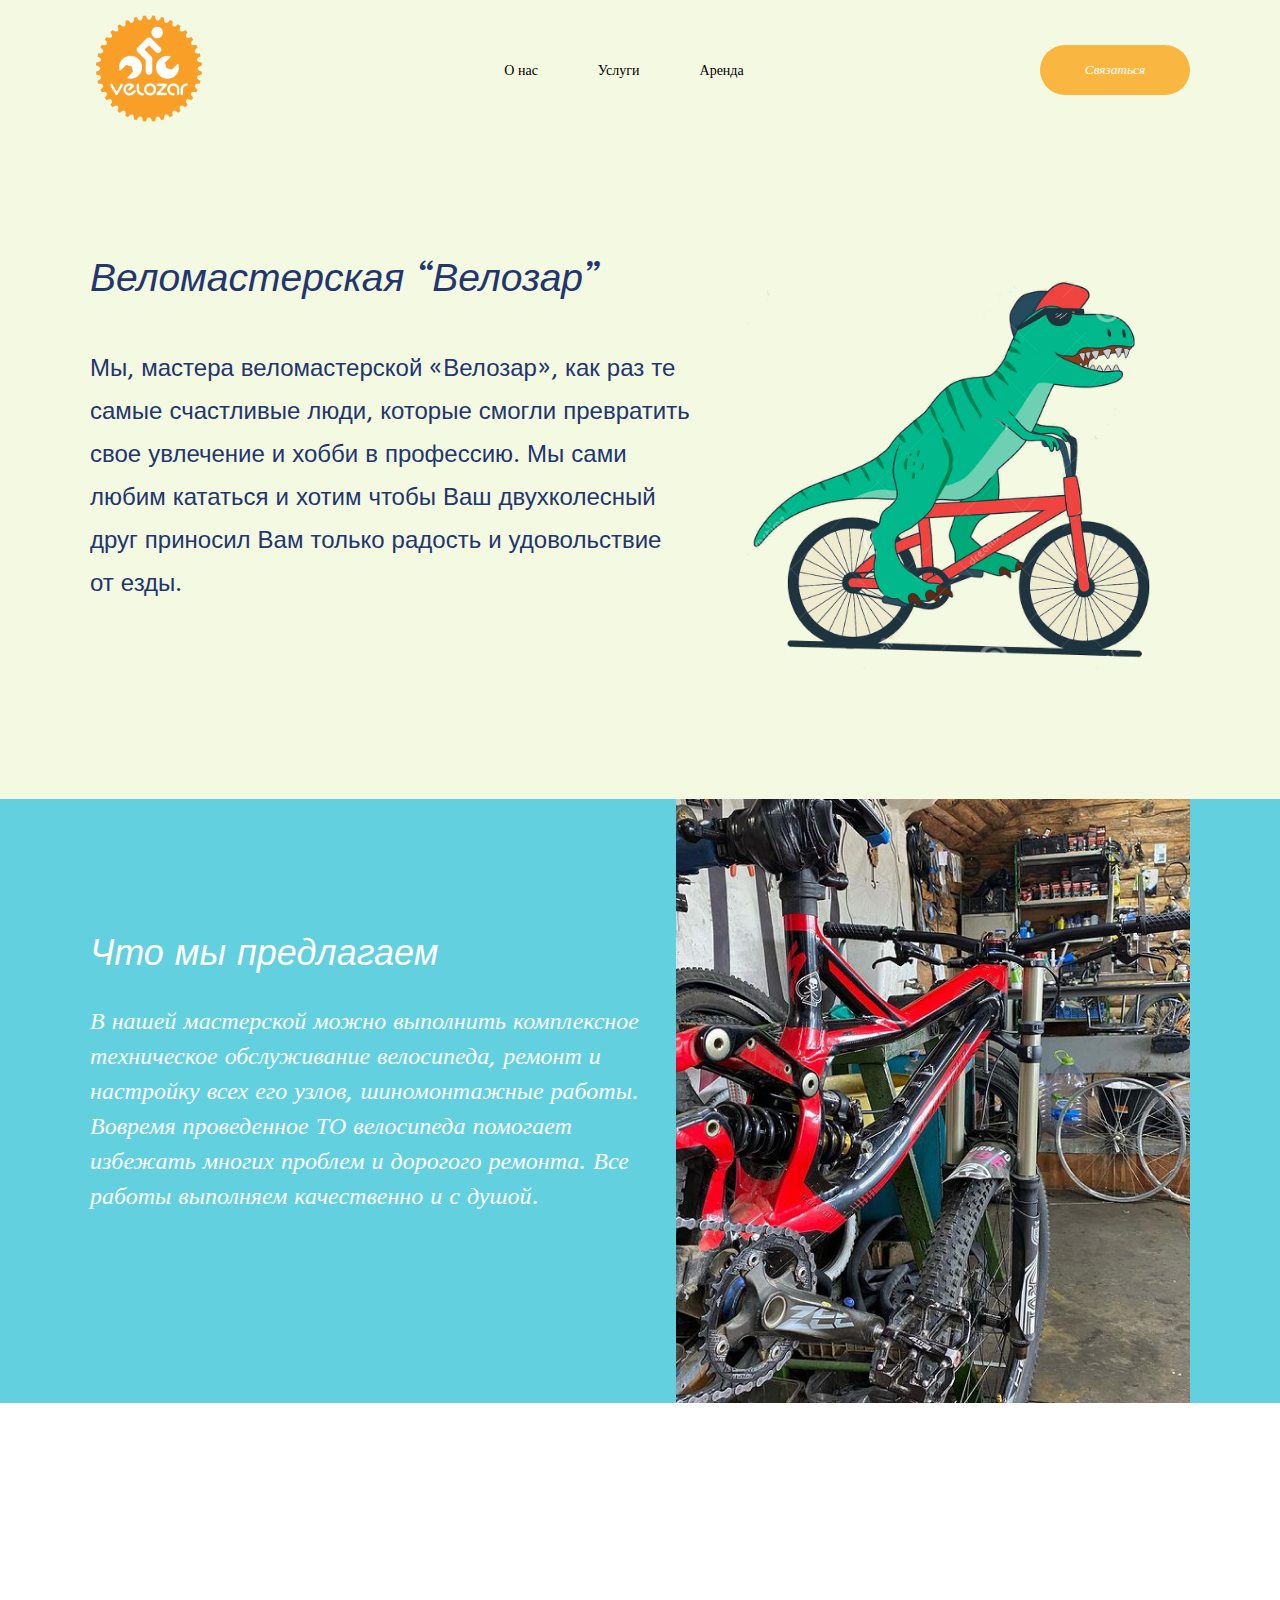
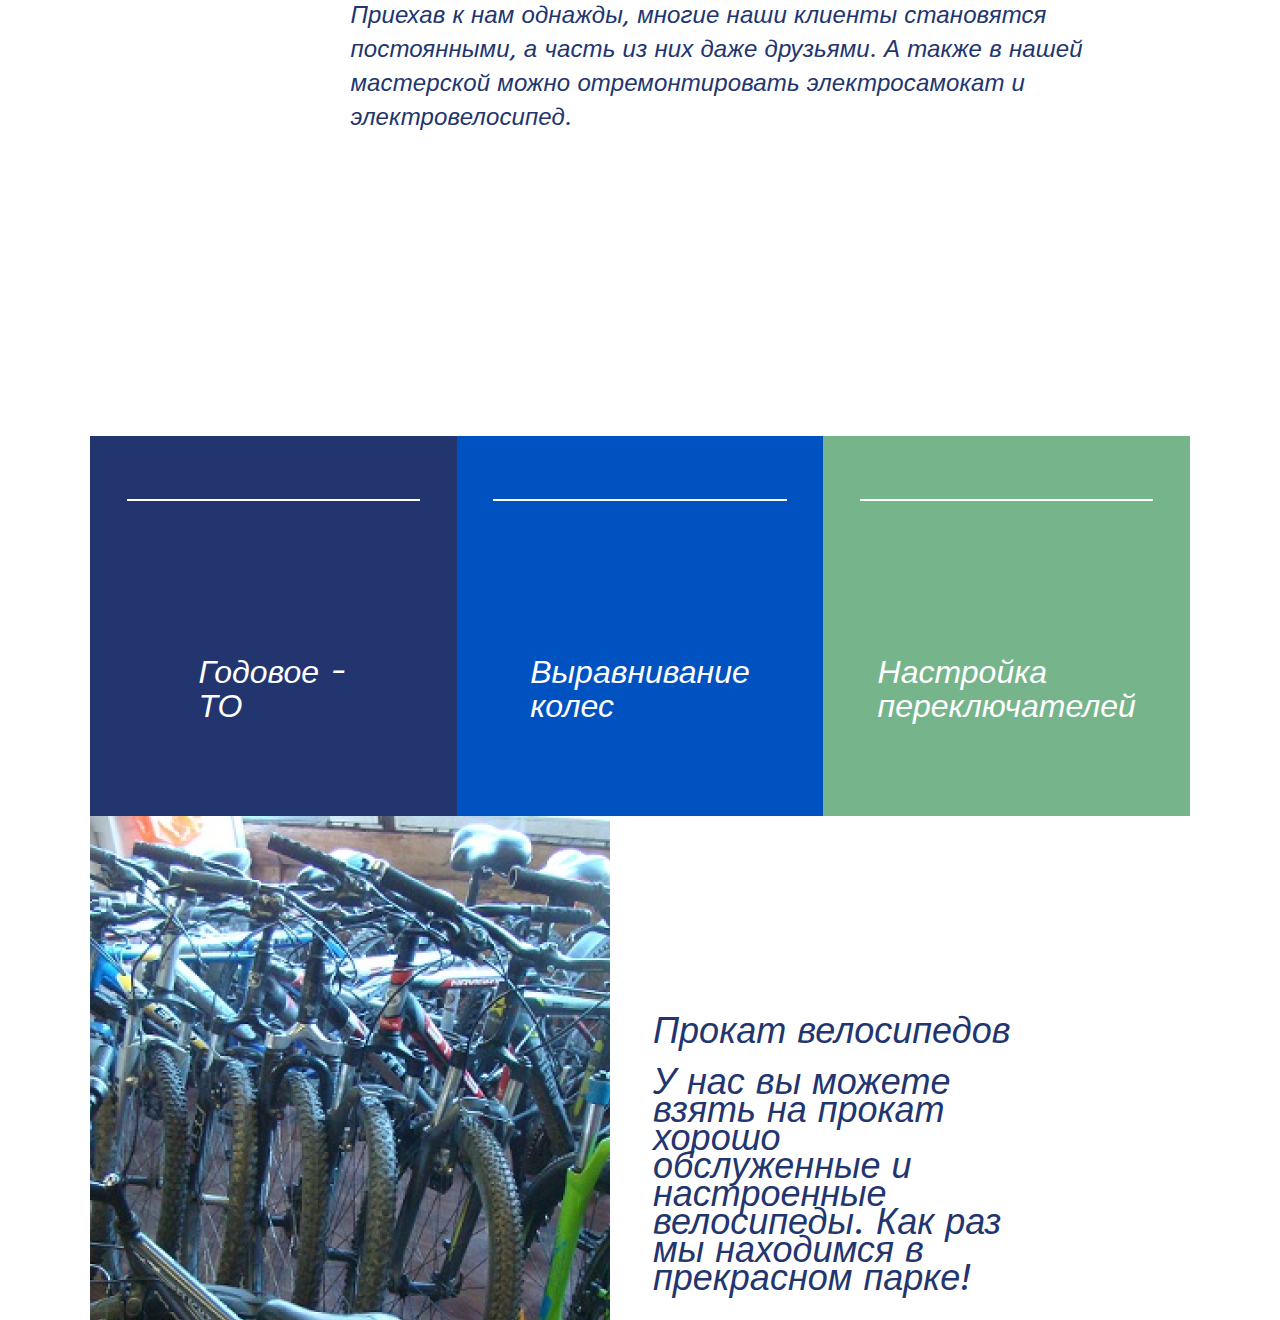
<file: index.html>
<!DOCTYPE html>
<html lang="ru">
  <head>
    <meta charset="UTF-8" />
    <meta http-equiv="X-UA-Compatible" content="IE=edge" />
    <meta name="viewport" content="width=device-width, initial-scale=1.0" />
    <link rel="preconnect" href="https://fonts.googleapis.com" />
    <link rel="preconnect" href="https://fonts.gstatic.com" crossorigin />
    <link
      href="https://fonts.googleapis.com/css2?family=ABeeZee:ital@1&display=swap"
      rel="stylesheet"
    />
    <link rel="stylesheet" href="./css/style.css" />
    <title>Веломастерская-Велозар</title>
  </head>
  <body>
    <section class="main">
      <div class="wrapper">
        <nav class="nav_menu">
          <img src="./media/logo copy 1.png" alt="logo" />
          <ul>
            <li>
              <a href="#"> О нас</a>
            </li>

            <li>
              <a href="#">Услуги</a>
            </li>

            <li>
              <a href="#">Аренда</a>
            </li>
          </ul>

          <button>Связаться</button>
        </nav>
        <div class="velozar_section">
          <div class="velozavr_text">
            <h1>Веломастерская “Велозар”</h1>
            <p>
              Мы, мастера веломастерской «Велозар», как раз те самые счастливые
              люди, которые смогли превратить свое увлечение и хобби в
              профессию. Мы сами любим кататься и хотим чтобы Ваш двухколесный
              друг приносил Вам только радость и удовольствие от езды.
            </p>
          </div>
          <div class="velozavr_img"></div>
        </div>
      </div>
    </section>

    <div class="offers_section">
      <div class="wrapper">
        <div class="wrapper_container">
          <div class="blue_container">
            <h2>Что мы предлагаем</h2>
            <p>
              В нашей мастерской можно выполнить комплексное техническое
              обслуживание велосипеда, ремонт и настройку всех его узлов,
              шиномонтажные работы. Вовремя проведенное ТО велосипеда помогает
              избежать многих проблем и дорогого ремонта. Все работы выполняем
              качественно и с душой.
            </p>
          </div>
          <div class="img_bike"></div>
        </div>
      </div>
    </div>

    <section class="customer_text">
      <div class="wrapper">
        <p>
          Приехав к нам однажды, многие наши клиенты становятся постоянными, а
          часть из них даже друзьями. А также в нашей мастерской можно
          отремонтировать электросамокат и электровелосипед.
        </p>
      </div>
    </section>

    <section class="service">
      <div class="wrapper">
        <div class="wrapper_container">
          <div class="inspection dark_blue">
            <div class="line"></div>

            <div class="text">
              <p>
                Годовое - <br />
                ТО
              </p>
            </div>
          </div>
          <div class="inspection blue">
            <div class="line"></div>
            <div class="text">
              <p>
                Выравнивание <br />
                колес
              </p>
            </div>
          </div>
          <div class="inspection green">
            <div class="line"></div>
            <div class="text">
              <p>
                Настройка <br />
                переключателей
              </p>
            </div>
          </div>
        </div>
      </div>
    </section>

    <div class="rent_section">
      <div class="wrapper">
        <div class="wrapper_cont">
          <div class="white_container">
            <div class="bike_img"></div>
            <div class="text_conteiner">
              <h2>Прокат велосипедов</h2>
              <p>
                У нас вы можете взять на прокат хорошо обслуженные и настроенные
                велосипеды. Как раз мы находимся в прекрасном парке!
              </p>
            </div>
          </div>
        </div>
      </div>
    </div>
  </body>
</html>
</file>
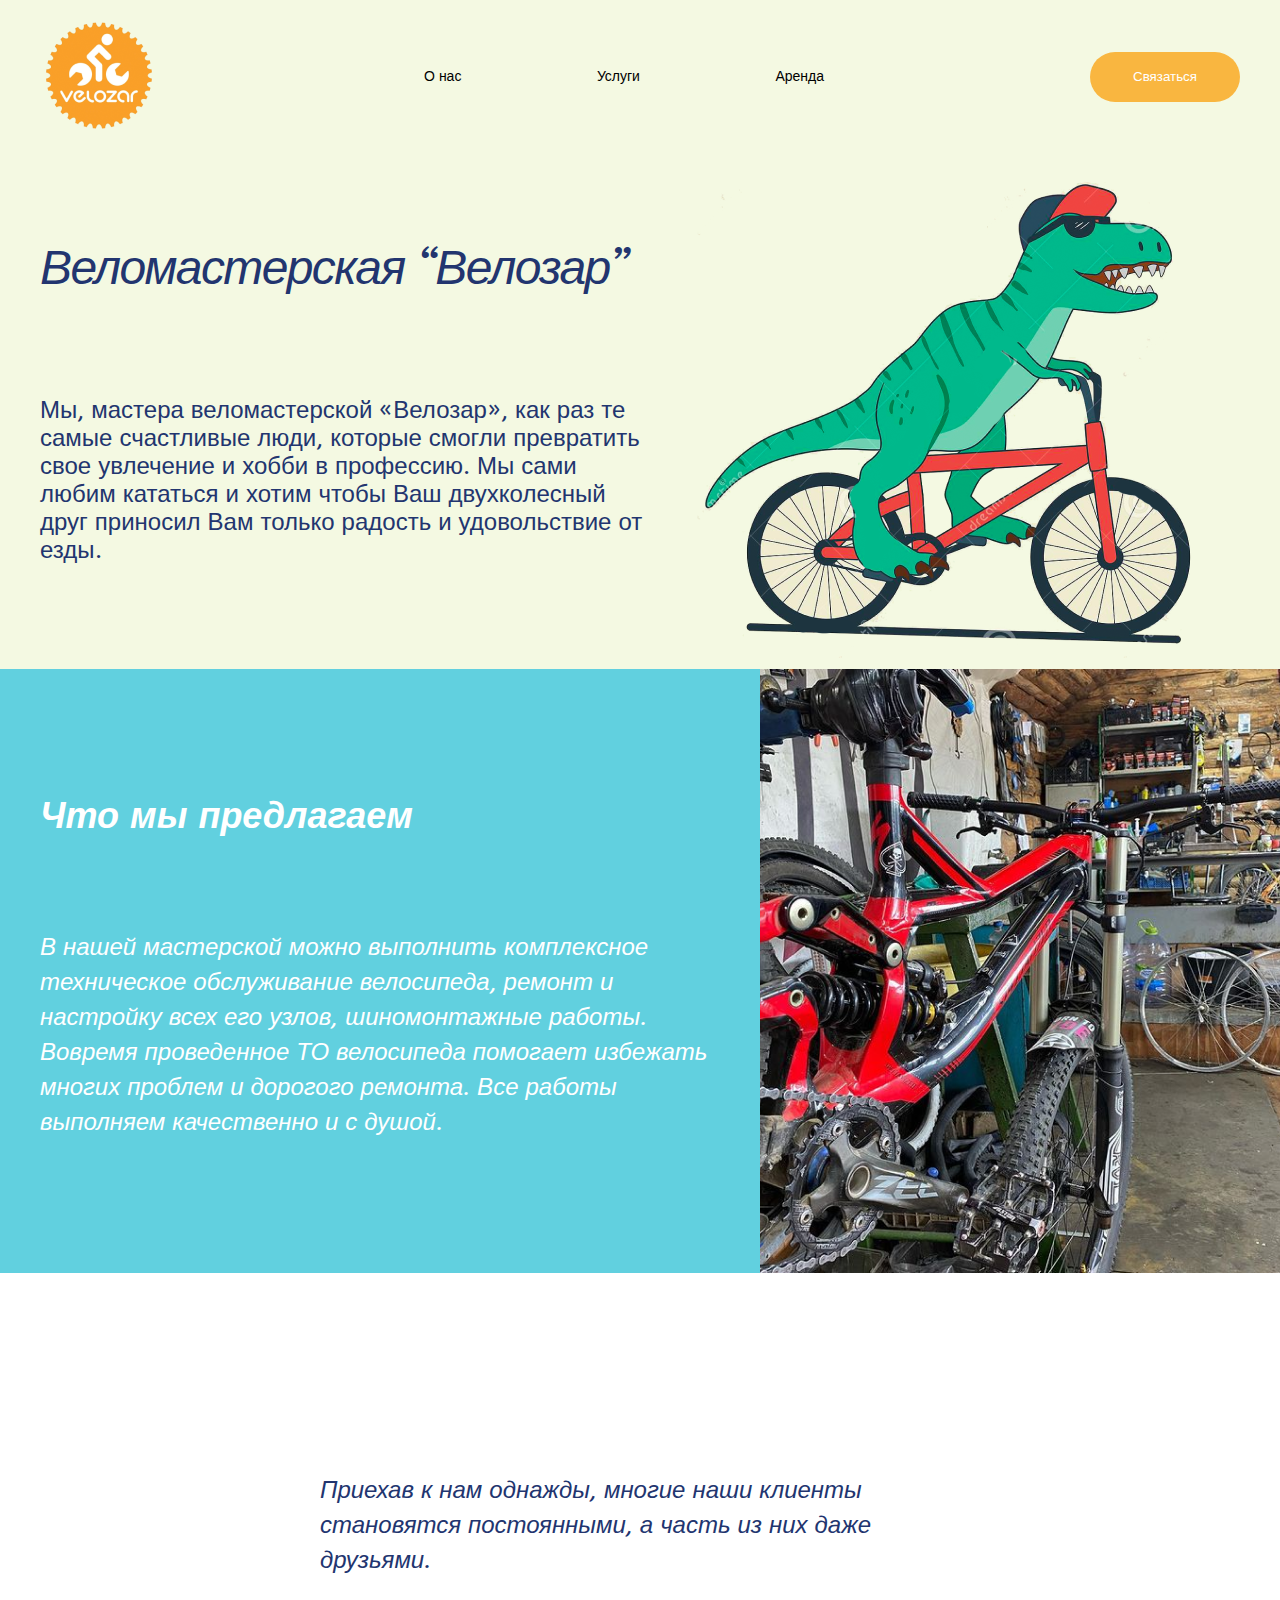
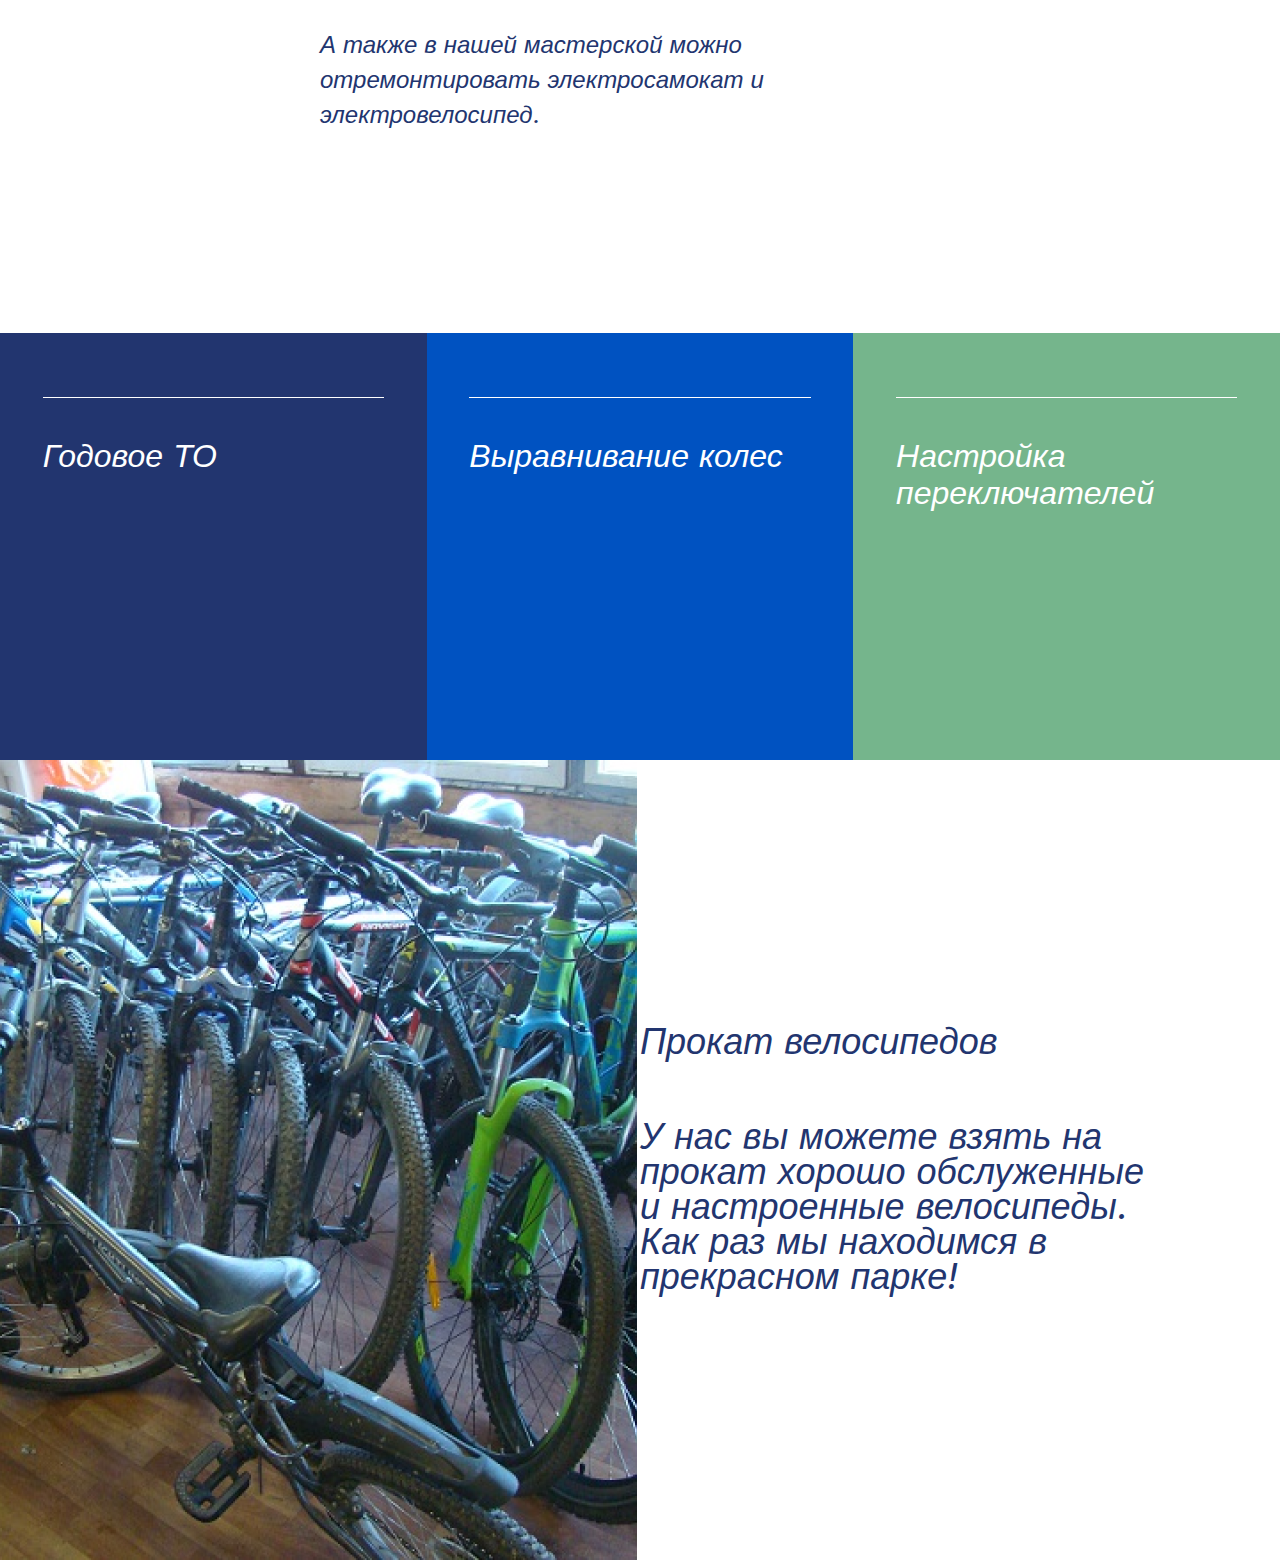
<file: 2/index.html>
<!DOCTYPE html>
<html lang="en">
  <head>
    <meta charset="UTF-8" />
    <meta http-equiv="X-UA-Compatible" content="IE=edge" />
    <meta name="viewport" content="width=device-width, initial-scale=1.0" />
    <link rel="preconnect" href="https://fonts.googleapis.com" />
    <link rel="preconnect" href="https://fonts.gstatic.com" crossorigin />
    <link
      href="https://fonts.googleapis.com/css2?family=ABeeZee:ital@0;1&display=swap"
      rel="stylesheet"
    />
    <link rel="stylesheet" href="./css/style.css" />
    <title>Веломастерская “Велозар”</title>
  </head>

  <body>
    <!-- header start -->
    <header>
      <nav class="wrapper">
        <img src="./media/logo.png" alt="" />
        <ul>
          <li>О нас</li>
          <li>Услуги</li>
          <li>Аренда</li>
        </ul>
        <button>Связаться</button>
      </nav>

      <div class="header_content_wrapper wrapper">
        <div class="header_content">
          <h2>Веломастерская “Велозар”</h2>
          <p>
            Мы, мастера веломастерской «Велозар», как раз те самые счастливые
            люди, которые смогли превратить свое увлечение и хобби в профессию.
            Мы сами любим кататься и хотим чтобы Ваш двухколесный друг приносил
            Вам только радость и удовольствие от езды.
          </p>
        </div>
        <img src="./media/dino.png" alt="" />
      </div>
    </header>
    <!-- header end -->

    <!-- offer start -->
    <section class="offer_bg">
      <div class="offer wrapper">
        <div class="offer_content">
          <h3>Что мы предлагаем</h3>
          <p>
            В нашей мастерской можно выполнить комплексное техническое
            обслуживание велосипеда, ремонт и настройку всех его узлов,
            шиномонтажные работы. Вовремя проведенное ТО велосипеда помогает
            избежать многих проблем и дорогого ремонта. Все работы выполняем
            качественно и с душой.
          </p>
        </div>
        <!-- <img src="./images/im1.png" alt=""> -->
        <div class="offer_image"></div>
      </div>
    </section>
    <!-- offer end -->

    <!-- Third section START -->
    <section class="third_section wrapper">
      <p>
        Приехав к нам однажды, многие наши клиенты становятся постоянными, а
        часть из них даже друзьями.
      </p>
      <p>
        А также в нашей мастерской можно отремонтировать электросамокат и
        электровелосипед.
      </p>
    </section>
    <!-- Third section END -->

    <!-- three square START -->
    <section class="three_square">
      <div class="three_square_first">
        <span></span>
        <p>Годовое ТО</p>
      </div>
      <div class="three_square_second">
        <span></span>
        <p>Выравнивание колес</p>
      </div>
      <div class="three_square_third">
        <span></span>
        <p>Настройка переключателей</p>
      </div>
    </section>
    <!-- three square END -->

    <!-- bike rent START -->
    <section class="bike_rent_bg">
      <div class="bike_rent">
        <div class="bike_rent_image"></div>
        <div class="bike_rent_content">
          <p>Прокат велосипедов</p>
          <p>
            У нас вы можете взять на прокат хорошо обслуженные и настроенные
            велосипеды. Как раз мы находимся в прекрасном парке!
          </p>
        </div>
      </div>
    </section>
    <!-- bike rent END -->
  </body>
</html>
</file>
<file: css/style.css>
* {
  margin: 0;
  padding: 0;
  box-sizing: border-box;
}

.main {
  background: #f4f9e2;
  padding: 10px;
}
.wrapper {
  max-width: 1100px;
  margin: 0 auto;
}
.nav_menu img {
  cursor: pointer;
}

.nav_menu {
  display: flex;
  justify-content: space-between;
  align-items: center;
}

.nav_menu ul {
  display: flex;
  justify-content: space-between;
  align-items: center;
  gap: 60px;
}

.nav_menu ul li a {
  text-decoration: none;
  color: black;
  font-weight: 400;
  font-size: 14px;
}

.nav_menu ul li {
  list-style-type: none;
}

.nav_menu ul li a:hover {
  border-bottom: 1px solid black;
  padding-bottom: 10px;
}

.nav_menu button {
  background: #f9b640;
  color: white;
  width: 150px;
  height: 50px;
  border-radius: 50px;
  border: none;
  cursor: pointer;
  font-family: "ABeeZee";
  font-style: italic;
}
.velozar_section {
  display: flex;
  justify-content: space-between;
  align-items: center;
}

.velozavr_text h1 {
  color: #22356f;
  margin-top: 126px;
  font-weight: 400;
  font-size: 39px;
  font-family: "ABeeZee", sans-serif;
  font-style: italic;
}

.velozavr_text p {
  margin: 46px 0 165px 0;
  width: 602px;
  height: 277px;
  height: 277px;

  font-family: "ABeeZee", sans-serif;
  font-style: normal;
  font-weight: 400;
  font-size: 24px;
  line-height: 43px;

  color: #22356f;
}

.velozavr_img {
  background-image: url("../media/din\ 1.png");
  background-size: cover;
  width: 443px;
  height: 433px;
}

.offers_section {
  background: #62d0df;
}

.wrapper_container {
  display: flex;
  justify-content: space-between;
  align-items: center;
}

.blue_container h2 {
  color: #ffffff;
  margin: 131px 0 30px 0;
  font-family: "ABeeZee", sans-serif;
  font-style: italic;
  font-weight: 400;
  font-size: 36px;
}

.blue_container p {
  color: #ffffff;
  width: 586px;
  height: 270px;
  font-family: "ABeeZee";
  font-style: italic;
  font-weight: 400;
  font-size: 24px;
  line-height: 35px;
  margin-bottom: 128px;
}

.img_bike {
  background-image: url("../media/image\ 1.png");
  width: 520px;
  height: 604px;
}

.customer_text {
  background: #ffffff;
  width: 1440px;
  height: 633px;
  display: flex;
  justify-content: center;
  align-items: center;
}

.customer_text p {
  color: #22356f;
  width: 739px;
  height: 243.46px;
  font-family: "ABeeZee", sans-serif;
  font-style: italic;
  font-weight: 400;
  font-size: 24px;
  line-height: 34px;
  letter-spacing: 0.005em;
}

.service {
  background: #ffffff;
}

.wrapper_container {
  display: flex;
  justify-content: space-between;
}

.service .inspection {
  width: 380px;
  height: 380px;
  display: flex;
  flex-direction: column;
  justify-content: space-around;
  align-items: center;
}

.line {
  border-bottom: 2px solid white;
  width: 80%;
}

.text p {
  color: #ffffff;
  margin: 30px;
  font-family: "ABeeZee", sans-serif;
  font-style: italic;
  font-weight: 400;
  font-size: 32px;
  line-height: 34px;
  display: block;
}

.dark_blue {
  background: #22356f;
}

.blue {
  background: #0052c1;
}

.green {
  background: #76b58b;
}

.rent_section {
  background-color: #ffffff;
}

.white_container {
  display: flex;
  justify-content: flex-start;
  align-items: center;
}

.bike_img {
  background-image: url("../media/linkedin-sales-navigator-402831.png");
  width: 520px;
  height: 504px;
}

.text_conteiner {
  display: flex;
  flex-direction: column;
  margin: 43px;
}

.white_container h2 {
  color: #22356f;
  font-family: "ABeeZee", sans-serif;
  width: 361px;
  height: 51px;
  font-style: italic;
  font-weight: 400;
  font-size: 36px;
  line-height: 28px;
}

.white_container p {
  color: #22356f;
  width: 361px;
  height: 51px;
  font-family: "ABeeZee", sans-serif;
  font-style: italic;
  font-weight: 400;
  font-size: 36px;
  line-height: 28px;
}
</file>
<file: 2/css/style.css>
* {
  box-sizing: border-box;
  margin: 0;
  padding: 0;
}

body {
  font-family: "ABeeZee", sans-serif;
  font-size: 24px;
  font-weight: 400;
  color: #22356f;
}

.wrapper {
  max-width: 1200px;
  margin: 0 auto;
}

/************************/
/* header block  START */
/************************/
header {
  background-color: #f4f9e2;
}

nav {
  display: flex;
  justify-content: space-between;
  align-items: center;
  padding-top: 17px;
  font-size: 14px;
  color: black;
}

nav ul {
  width: 50%;
  list-style: none;
  display: flex;
  justify-content: space-between;
  align-items: center;
  padding: 0 100px;
}

nav ul li:hover {
  border-bottom: 1px solid #22356f;
  cursor: pointer;
}

nav button {
  cursor: pointer;
  width: 150px;
  height: 50px;
  background: #f9b640;
  border: none;
  color: white;
  border-radius: 50px;
}

.header_content_wrapper {
  display: flex;
  align-items: center;
}

.header_content {
  padding: 0 50px 0 0;
}

.header_content h2 {
  font-size: 48px;
  font-style: italic;
  line-height: 54px;
  letter-spacing: -0.1rem;
  font-weight: 400;
  padding-bottom: 100px;
}

.header_content p {
  font-size: 24px;
}
/************************/
/* header block  END     */
/************************/

/************************/
/* section offer START   */
/************************/
.offer_bg {
  background-color: #61d0df;
  background-image: url("../media/im1.png");
  background-repeat: no-repeat;
  background-position: right;
}

.offer {
  display: flex;
  align-items: center;
  height: 604px;
}

.offer_content {
  max-width: 70%;
  margin: 0 auto;
}

.offer h3 {
  font-size: 36px;
  line-height: 28px;
  color: white;
  font-style: italic;
  padding-bottom: 100px;
}

.offer p {
  font-size: 24px;
  line-height: 35px;
  color: white;
  font-style: italic;
  max-width: 80%;
}

.offer_image {
  width: 520px;
}
/************************/
/* section offer END       */
/************************/

/************************/
/* Third section START  */
/************************/
.third_section {
  max-width: 50%;
  padding: 200px 0;
}

.third_section p {
  font-size: 24px;
  line-height: 35px;
  font-style: italic;
}

.third_section p:first-child {
  padding-bottom: 50px;
}
/************************/
/* Third section END      */
/************************/

/************************/
/* three square START  */
/************************/
.three_square {
  display: grid;
  grid-template-columns: repeat(3, 1fr);
}

.three_square div {
  aspect-ratio: 1/1;
}

.three_square div span {
  display: block;
  width: 80%;
  margin: 15% auto 0 auto;
  border-bottom: 1px solid white;
}

.three_square p {
  width: 80%;
  color: white;
  font-size: 32px;
  margin: 40px auto;
  font-style: italic;
}

.three_square_first {
  background-color: #22356f;
}

.three_square_second {
  background-color: #0052c1;
}

.three_square_third {
  background-color: #75b58c;
}
/************************/
/* three square  END     */
/************************/

/************************/
/* bike rent START         */
/************************/
.bike_rent_bg {
  background-color: #ffffff;
  background-image: url("../media/im2.png");
  background-repeat: no-repeat;
  background-position: left;
}

.bike_rent {
  display: grid;
  align-items: center;
  height: 800px;
  grid-template-columns: 1fr 1fr;
}

.bike_rent_content {
  margin: 0 auto;
}

.bike_rent_content p {
  font-size: 36px;
  line-height: 35px;
  font-style: italic;
  max-width: 80%;
}

.bike_rent_content p:first-child {
  padding: 0 0 60px 0;
}
/************************/
/* bike rent  END            */
/************************/
</file>
